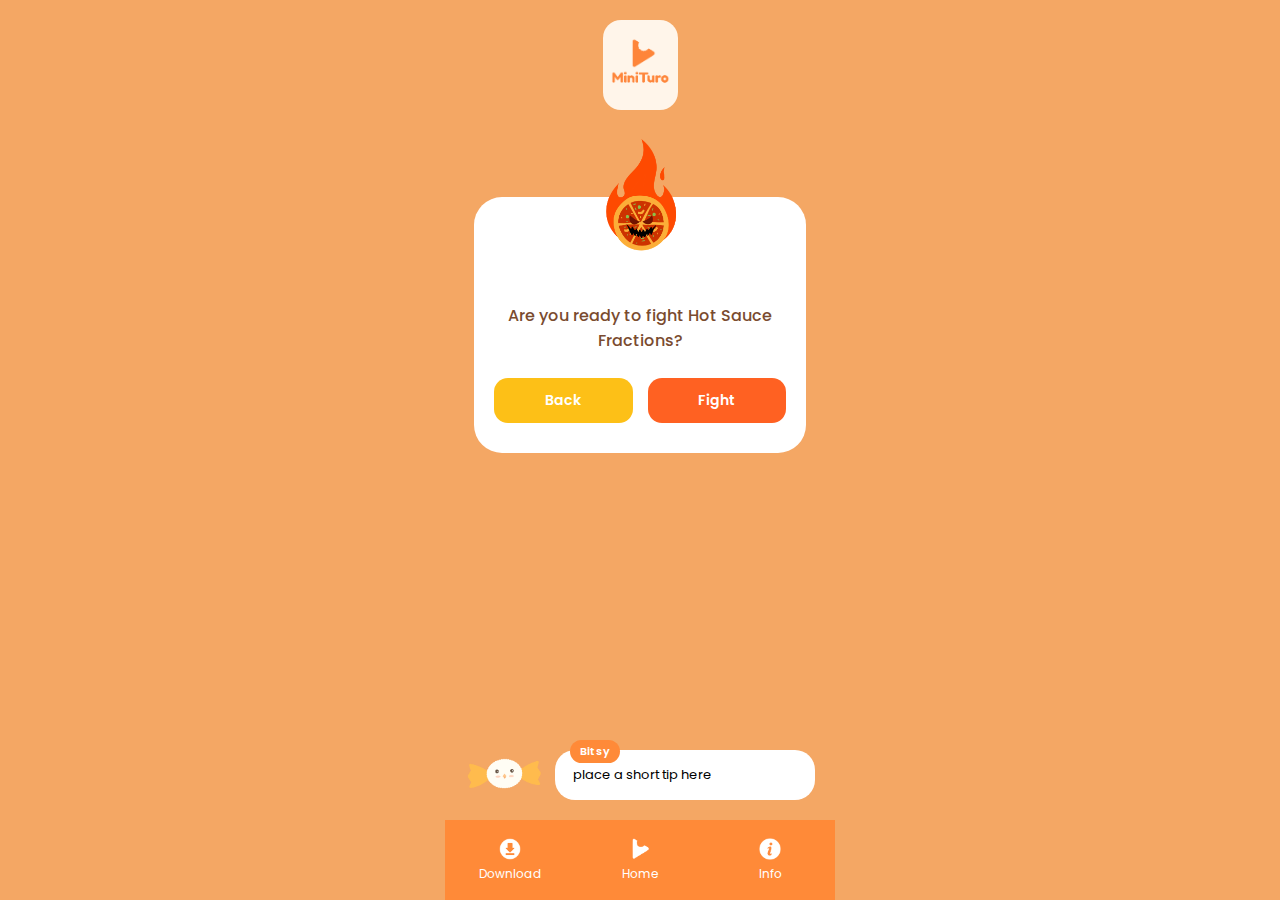
<file: game.html>
<!DOCTYPE html>
<html lang="en">
<head>
<meta charset="UTF-8">
<meta name="viewport" content="width=device-width, initial-scale=1.0">
<title>Hot Sauce Fractions</title>

<link href="https://fonts.googleapis.com/css2?family=Poppins:wght@400;600;700&display=swap" rel="stylesheet">

<style>
*{
  box-sizing: border-box;
  font-family: "Poppins", sans-serif;
}

body{
  margin:0;
  background:#f4a764;
  display:flex;
  justify-content:center;
}

/* PHONE CONTAINER */
.phone{
  width:390px;
  height:100vh;
  background:#f4a764;
  position:relative;
  display:flex;
  flex-direction:column;
  align-items:center;
}

/* LOGO */
.logo-container{
  margin-top:20px;
}

.logo{
  width:75px;
  background:#fff5ea;
  padding:8px;
  border-radius:18px;
}

/* CARD SECTION */
.card-wrapper{
  position:relative;
  margin-top:80px;
  width:100%;
  display:flex;
  justify-content:center;
}

.boss-img{
  position:absolute;
  top:-70px;
  width:140px;
}

.card{
  background:white;
  width:85%;
  border-radius:28px;
  padding:90px 20px 30px 20px;
  text-align:center;
}

.card p{
  color:#7a4b2f;
  font-weight:500;
  margin-bottom:25px;
}

/* BUTTONS */
.button-group{
  display:flex;
  gap:15px;
}

.btn{
  flex:1;
  padding:12px;
  border:none;
  border-radius:14px;
  font-weight:600;
  cursor:pointer;
  font-size:14px;
}

.back{
  background:#fdc017;
  color:white;
}

.fight{
  background:#ff6122;
  color:white;
}

.btn:active{
  transform:scale(0.95);
}

/* BITSY CHAT */
.chat-container{
  width:100%;
  display:flex;
  align-items:center;
  justify-content:center;
  gap:10px;
  margin-top:auto;
  margin-bottom:100px; /* space for footer */
  padding:0 20px;
}

.bitsy{
  width:80px;
}

.chat-bubble{
  background:white;
  padding:15px 18px;
  border-radius:20px;
  position:relative;
  font-size:13px;
  flex:1;
}

.chat-label{
  position:absolute;
  top:-10px;
  left:15px;
  background:#ff8a38;
  color:white;
  font-size:11px;
  padding:3px 10px;
  border-radius:12px;
  font-weight:600;
}

/* FOOTER */
.nav{
  position:absolute;
  bottom:0;
  width:100%;
  height:80px;
  background:#ff8a38;
  display:flex;
}

.nav-item{
  flex:1;
  text-decoration:none;
  color:white;
  display:flex;
  flex-direction:column;
  align-items:center;
  justify-content:center;
  font-size:12px;
}

.nav-item img{
  width:22px;
  margin-bottom:5px;
}

.nav-item:active{
  transform:scale(0.95);
}
</style>
</head>

<body>

<div class="phone">

  <!-- Logo -->
  <div class="logo-container">
    <img src="img/minituro.png" class="logo">
  </div>

  <!-- Boss Card -->
  <div class="card-wrapper">
    <img src="img/happysauce.png" class="boss-img">
    <div class="card">
      <p>Are you ready to fight Hot Sauce Fractions?</p>
      <div class="button-group">
        <button class="btn back" onclick="history.back()">Back</button>
        <button class="btn fight" onclick="window.location.href='boss.html'">Fight</button>
      </div>
    </div>
  </div>

  <!-- Bitsy Chat -->
  <div class="chat-container">
    <img src="img/bitsytip.png" class="bitsy">
    <div class="chat-bubble">
      <div class="chat-label">Bitsy</div>
      place a short tip here
    </div>
  </div>

  <!-- Footer -->
  <div class="nav">
    <a href="download.html" class="nav-item">
      <img src="img/download.png">
      Download
    </a>

    <a href="index.html" class="nav-item">
      <img src="img/home.png">
      Home
    </a>

    <a href="info.html" class="nav-item">
      <img src="img/info.png">
      Info
    </a>
  </div>

</div>

</body>
</html>
</file>
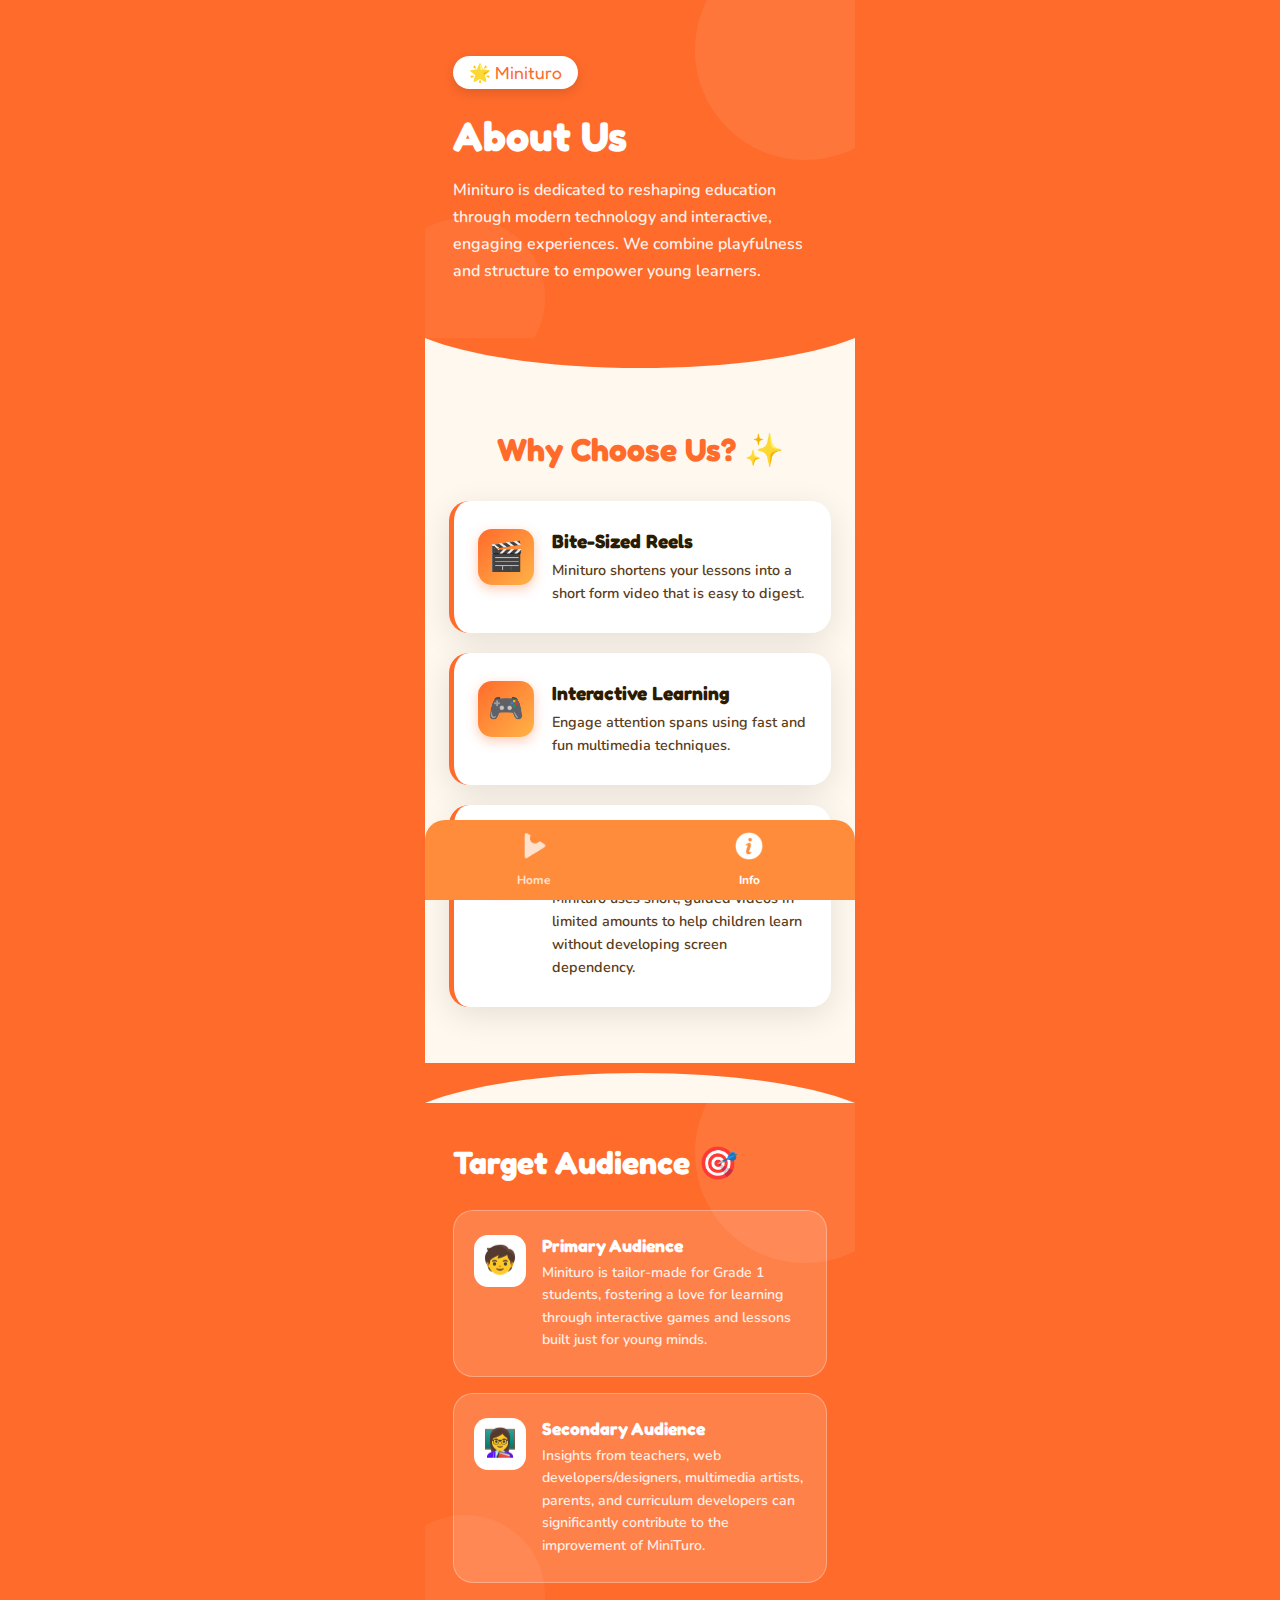
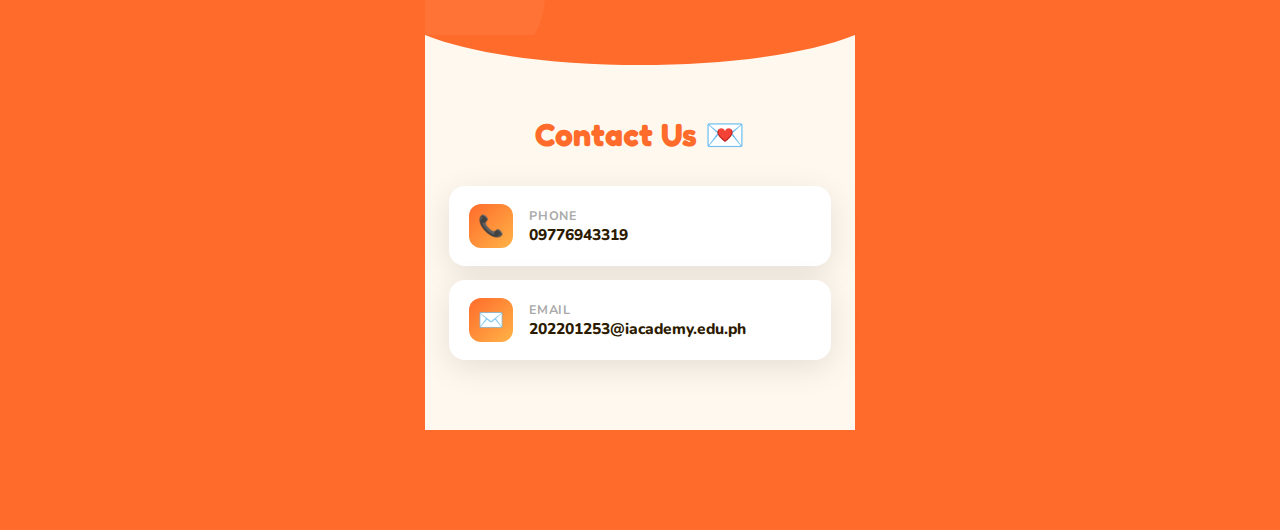
<file: info.html>
<!DOCTYPE html>
<html lang="en">
<head>
<meta charset="UTF-8">
<meta name="viewport" content="width=device-width, initial-scale=1.0, maximum-scale=1.0">
<title>About Us – Minituro</title>
<link href="https://fonts.googleapis.com/css2?family=Fredoka+One&family=Nunito:wght@400;600;700;800&display=swap" rel="stylesheet">
<style>
  :root {
    --orange: #FF6B2B;
    --cream: #FFF8EE;
    --text-dark: #2D1B00;
    --text-mid: #5C3D1A;
    --card-shadow: 0 8px 32px rgba(0,0,0,0.10);
  }

  * { margin: 0; padding: 0; box-sizing: border-box; }

  body {
    font-family: 'Nunito', sans-serif;
    color: var(--text-dark);
    background: var(--orange);
    overflow-x: hidden;
    width: 100%;
    max-width: 430px;
    margin: 0 auto;
    min-height: 100vh;
  }

  .section-orange {
    background: var(--orange);
    padding: 56px 28px 52px;
    position: relative;
    overflow: hidden;
  }

  .section-orange::before {
    content: '';
    position: absolute;
    top: -60px; right: -60px;
    width: 220px; height: 220px;
    background: rgba(255,255,255,0.08);
    border-radius: 50%;
  }

  .section-orange::after {
    content: '';
    position: absolute;
    bottom: -40px; left: -40px;
    width: 160px; height: 160px;
    background: rgba(255,255,255,0.06);
    border-radius: 50%;
  }

  .logo-badge {
    display: inline-block;
    background: white;
    color: var(--orange);
    font-family: 'Fredoka One', cursive;
    font-size: 1.1rem;
    padding: 6px 16px;
    border-radius: 100px;
    margin-bottom: 24px;
    box-shadow: 0 4px 12px rgba(0,0,0,0.12);
  }

  .section-orange h1 {
    font-family: 'Fredoka One', cursive;
    font-size: 2.6rem;
    color: white;
    line-height: 1.1;
    margin-bottom: 18px;
    position: relative;
    z-index: 1;
  }

  .section-orange p {
    font-size: 1rem;
    color: rgba(255,255,255,0.92);
    line-height: 1.7;
    font-weight: 600;
    position: relative;
    z-index: 1;
  }

  .section-cream {
    background: var(--cream);
    padding: 52px 24px 56px;
  }

  .section-cream h2 {
    font-family: 'Fredoka One', cursive;
    font-size: 2rem;
    color: var(--orange);
    margin-bottom: 32px;
    text-align: center;
  }

  .card {
    background: white;
    border-radius: 20px;
    padding: 28px 24px;
    margin-bottom: 20px;
    box-shadow: var(--card-shadow);
    display: flex;
    gap: 18px;
    align-items: flex-start;
    border-left: 5px solid var(--orange);
  }

  .card:last-child { margin-bottom: 0; }

  .card-icon {
    width: 56px;
    height: 56px;
    border-radius: 14px;
    background: linear-gradient(135deg, var(--orange), #ffb347);
    display: flex;
    align-items: center;
    justify-content: center;
    font-size: 1.8rem;
    flex-shrink: 0;
    box-shadow: 0 4px 12px rgba(255,107,43,0.35);
  }

  .card-body h3 {
    font-family: 'Fredoka One', cursive;
    font-size: 1.2rem;
    color: var(--text-dark);
    margin-bottom: 6px;
  }

  .card-body p {
    font-size: 0.9rem;
    color: var(--text-mid);
    line-height: 1.6;
    font-weight: 600;
  }

  .audience-card {
    background: rgba(255,255,255,0.15);
    border-radius: 20px;
    padding: 24px 20px;
    margin-bottom: 16px;
    display: flex;
    gap: 16px;
    align-items: flex-start;
    border: 1.5px solid rgba(255,255,255,0.3);
  }

  .audience-card:last-child { margin-bottom: 0; }

  .aud-icon {
    width: 52px;
    height: 52px;
    border-radius: 14px;
    background: white;
    display: flex;
    align-items: center;
    justify-content: center;
    font-size: 1.7rem;
    flex-shrink: 0;
  }

  .audience-card h3 {
    font-family: 'Fredoka One', cursive;
    font-size: 1.1rem;
    color: white;
    margin-bottom: 6px;
  }

  .audience-card p {
    font-size: 0.88rem;
    color: rgba(255,255,255,0.88);
    line-height: 1.6;
    font-weight: 600;
  }

  .contact-item {
    display: flex;
    align-items: center;
    gap: 16px;
    background: white;
    border-radius: 16px;
    padding: 18px 20px;
    margin-bottom: 14px;
    box-shadow: var(--card-shadow);
    text-decoration: none;
    color: var(--text-dark);
  }

  .contact-icon {
    width: 44px;
    height: 44px;
    border-radius: 12px;
    background: linear-gradient(135deg, var(--orange), #ffb347);
    display: flex;
    align-items: center;
    justify-content: center;
    font-size: 1.3rem;
    flex-shrink: 0;
  }

  .contact-label {
    font-size: 0.78rem;
    color: #aaa;
    font-weight: 700;
    text-transform: uppercase;
    letter-spacing: 0.8px;
  }

  .contact-value {
    font-size: 0.97rem;
    font-weight: 800;
    color: var(--text-dark);
  }

  .wave-divider {
    display: block;
    width: 100%;
    line-height: 0;
    overflow: hidden;
  }

  .wave-divider svg { display: block; width: 100%; }

  /* ---- FOOTER (matches Tick Tock Wizard) ---- */
  .footer {
    position: fixed;
    bottom: 0;
    left: 50%;
    transform: translateX(-50%);
    width: 100%;
    max-width: 430px;
    height: 80px;
    background: #ff8c3a;
    display: flex;
    justify-content: space-around;
    align-items: center;
    border-top-left-radius: 20px;
    border-top-right-radius: 20px;
    z-index: 100;
  }

  .footer a {
    text-decoration: none;
    color: white;
    font-size: 12px;
    display: flex;
    flex-direction: column;
    align-items: center;
    font-family: 'Nunito', sans-serif;
    font-weight: 700;
    opacity: 0.75;
  }

  .footer a.active { opacity: 1; }

  .footer .nav-icon {
    font-size: 24px;
    margin-bottom: 4px;
    line-height: 1;
  }

  .footer-spacer { height: 100px; }

  .footer img{width:28px;margin-bottom:4px;}


  @keyframes fadeUp {
    from { opacity: 0; transform: translateY(24px); }
    to   { opacity: 1; transform: translateY(0); }
  }

  .section-orange h1 { animation: fadeUp 0.6s ease both; }
  .section-orange p  { animation: fadeUp 0.6s 0.15s ease both; }
</style>
</head>
<body>

<!-- ABOUT US -->
<section class="section-orange">
  <div class="logo-badge">🌟 Minituro</div>
  <h1>About Us</h1>
  <p>Minituro is dedicated to reshaping education through modern technology and interactive, engaging experiences. We combine playfulness and structure to empower young learners.</p>
</section>

<!-- WAVE orange to cream -->
<div class="wave-divider">
  <svg viewBox="0 0 430 40" preserveAspectRatio="none" xmlns="http://www.w3.org/2000/svg">
    <path d="M0,0 C100,40 330,40 430,0 L430,40 L0,40 Z" fill="#FFF8EE"/>
  </svg>
</div>

<!-- WHY CHOOSE US -->
<section class="section-cream">
  <h2>Why Choose Us? ✨</h2>

  <div class="card">
    <div class="card-icon">🎬</div>
    <div class="card-body">
      <h3>Bite-Sized Reels</h3>
      <p>Minituro shortens your lessons into a short form video that is easy to digest.</p>
    </div>
  </div>

  <div class="card">
    <div class="card-icon">🎮</div>
    <div class="card-body">
      <h3>Interactive Learning</h3>
      <p>Engage attention spans using fast and fun multimedia techniques.</p>
    </div>
  </div>

  <div class="card">
    <div class="card-icon">🌱</div>
    <div class="card-body">
      <h3>Designed for Mindful Consumption</h3>
      <p>Minituro uses short, guided videos in limited amounts to help children learn without developing screen dependency.</p>
    </div>
  </div>
</section>

<!-- WAVE cream to orange -->
<div class="wave-divider" style="background:#FFF8EE;">
  <svg viewBox="0 0 430 40" preserveAspectRatio="none" xmlns="http://www.w3.org/2000/svg">
    <path d="M0,40 C100,0 330,0 430,40 L430,0 L0,0 Z" fill="#FF6B2B"/>
  </svg>
</div>

<!-- TARGET AUDIENCE -->
<section class="section-orange" style="padding-top:40px;">
  <h2 style="font-family:'Fredoka One',cursive;font-size:2rem;color:white;margin-bottom:28px;">Target Audience 🎯</h2>

  <div class="audience-card">
    <div class="aud-icon">🧒</div>
    <div>
      <h3>Primary Audience</h3>
      <p>Minituro is tailor-made for Grade 1 students, fostering a love for learning through interactive games and lessons built just for young minds.</p>
    </div>
  </div>

  <div class="audience-card">
    <div class="aud-icon">👩‍🏫</div>
    <div>
      <h3>Secondary Audience</h3>
      <p>Insights from teachers, web developers/designers, multimedia artists, parents, and curriculum developers can significantly contribute to the improvement of MiniTuro.</p>
    </div>
  </div>
</section>

<!-- WAVE orange to cream -->
<div class="wave-divider" style="background:#FF6B2B;">
  <svg viewBox="0 0 430 40" preserveAspectRatio="none" xmlns="http://www.w3.org/2000/svg">
    <path d="M0,0 C100,40 330,40 430,0 L430,40 L0,40 Z" fill="#FFF8EE"/>
  </svg>
</div>

<!-- CONTACT -->
<section class="section-cream" style="padding-top:40px;">
  <h2>Contact Us 💌</h2>

  <a href="tel:09776943319" class="contact-item">
    <div class="contact-icon">📞</div>
    <div>
      <div class="contact-label">Phone</div>
      <div class="contact-value">09776943319</div>
    </div>
  </a>

  <a href="mailto:202201253@iacademy.edu.ph" class="contact-item">
    <div class="contact-icon">✉️</div>
    <div>
      <div class="contact-label">Email</div>
      <div class="contact-value">202201253@iacademy.edu.ph</div>
    </div>
  </a>
</section>

<!-- Spacer so content clears fixed footer -->
<div class="footer-spacer"></div>

<!-- FOOTER -->
<div class="footer">
  
  <a href="home.html">
    <div class="nav-icon"><img src="img/home.png"></div>
    Home
  </a>
  <a href="info.html" class="active">
    <div class="nav-icon"><img src="img/info.png"></div>
    Info
  </a>
</div>

</body>
</html>
</file>
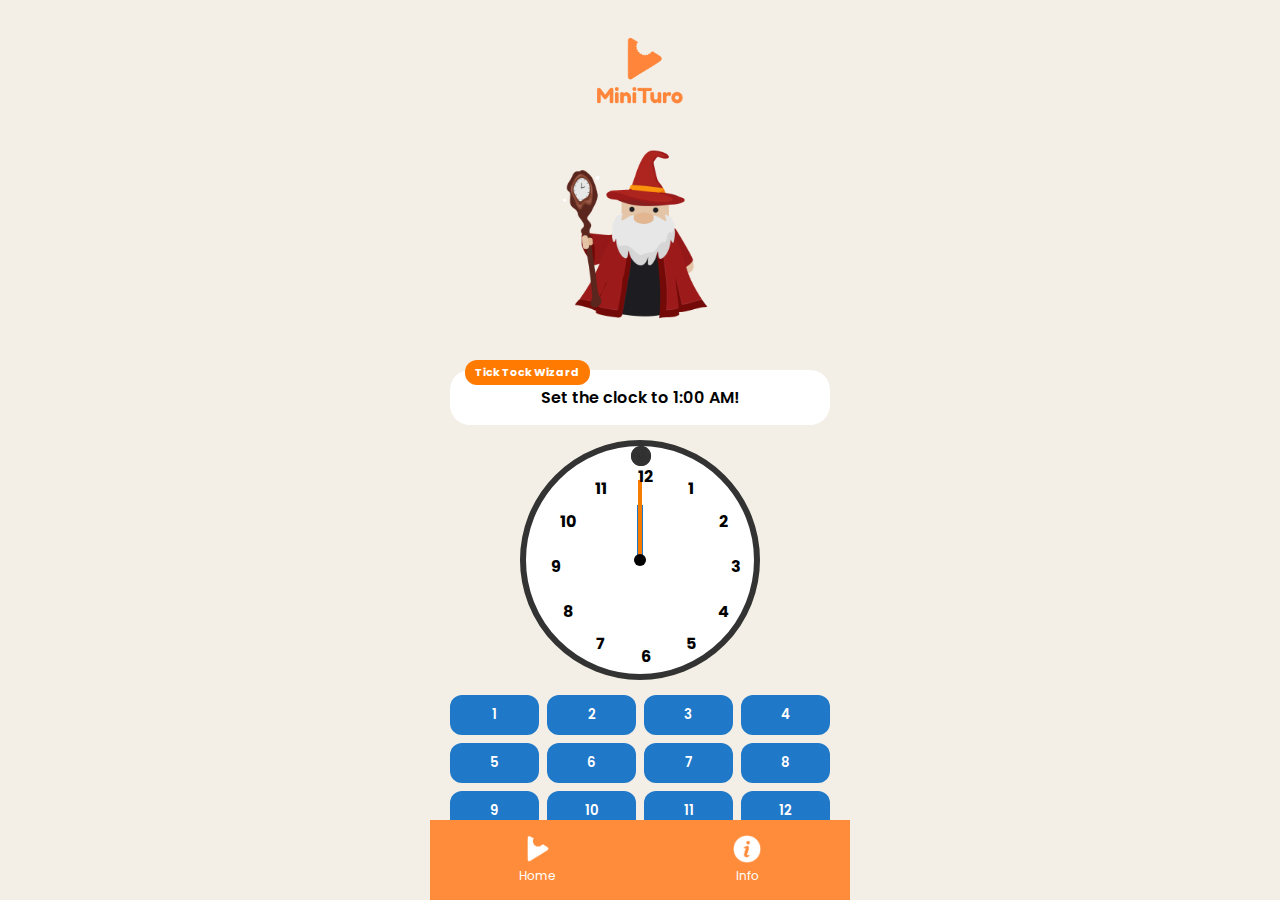
<file: ticktockwizard.html>
<!DOCTYPE html>
<html lang="en">
<head>
<meta charset="UTF-8">
<meta name="viewport" content="width=device-width, initial-scale=1.0">
<title>Tick Tock Wizard</title>
<link href="https://fonts.googleapis.com/css2?family=Poppins:wght@400;600;700&display=swap" rel="stylesheet">

<style>
*{box-sizing:border-box;font-family:'Poppins',sans-serif;}

body{
  margin:0;
  background:#f4efe6;
  display:flex;
  justify-content:center;
}

.mobile-wrapper{
  width:100%;
  max-width:420px;
  height:100vh;
  display:flex;
  flex-direction:column;
  position:relative;
  background:#f4efe6;
}

.content{
  flex:1;
  overflow-y:auto;
  padding:20px;
  text-align:center;
  padding-bottom:100px;
}

.logo{width:90px;margin:0 auto 5px;display:block;}
.character{width:200px;margin-bottom:10px;}

.question{
  background:white;
  padding:15px;
  border-radius:20px;
  margin:15px 0;
  font-weight:600;
  position:relative;
}

.chat-label{
  position:absolute;
  top:-10px;
  left:15px;
  background:#ff7a00;
  color:white;
  padding:4px 10px;
  border-radius:12px;
  font-size:11px;
  font-weight:700;
}

.clock{
  width:240px;
  height:240px;
  border:6px solid #333;
  border-radius:50%;
  margin:15px auto;
  position:relative;
  background:white;
}

.number{
  position:absolute;
  font-weight:700;
  transform:translate(-50%,-50%);
}

.tick{
  position:absolute;
  width:2px;
  height:10px;
  background:#333;
  top:0;
  left:50%;
  transform-origin:bottom;
}

.hand{
  position:absolute;
  bottom:50%;
  left:50%;
  transform-origin:bottom;
  transform:translateX(-50%) rotate(0deg);
}

.hour{width:6px;height:55px;background:#1f78c8;}
.minute{width:4px;height:80px;background:#f57c00;}

.center-dot{
  width:12px;height:12px;background:black;
  border-radius:50%;
  position:absolute;top:50%;left:50%;
  transform:translate(-50%,-50%);
}

.time-buttons{
  display:grid;
  grid-template-columns:repeat(4,1fr);
  gap:8px;
  margin-top:10px;
}

button{
  padding:10px;
  border:none;
  border-radius:12px;
  background:#1f78c8;
  color:white;
  font-weight:600;
  cursor:pointer;
  transition:0.2s;
}

.selected{
  filter:brightness(0.65);
  transform:scale(0.96);
}

button:active{filter:brightness(0.7);}

.minute-btn{background:#0f479a;}
.submit-btn{background:#ec8633;}

@keyframes shake{
  0%{transform:translateX(0);}
  25%{transform:translateX(-5px);}
  50%{transform:translateX(5px);}
  75%{transform:translateX(-5px);}
  100%{transform:translateX(0);}
}

.lives{margin-top:15px;font-size:22px;}
.heart{display:inline-block;}
.shake-heart{animation:shake 0.4s;}

.footer{
  position:absolute;
  bottom:0;
  width:100%;
  height:80px;
  background:#ff8c3a;
  display:flex;
  justify-content:space-around;
  align-items:center;
  border-top-left-radius:0px;
  border-top-right-radius:0px;
}

.footer a{
  text-decoration:none;
  color:white;
  font-size:12px;
  display:flex;
  flex-direction:column;
  align-items:center;
}

.footer img{width:28px;margin-bottom:4px;}

.popup-overlay{
  position:fixed;
  top:0;left:0;
  width:100%;height:100%;
  background:rgba(0,0,0,0.5);
  display:flex;
  justify-content:center;
  align-items:center;
  opacity:0;
  pointer-events:none;
  transition:0.3s;
  z-index:999;
}

.popup-overlay.active{
  opacity:1;
  pointer-events:auto;
}

.popup-box{
  background:white;
  padding:25px;
  border-radius:20px;
  text-align:center;
  width:80%;
  max-width:320px;
}

.popup-btn{
  margin-top:10px;
  width:100%;
  background:#ff7a00;
}
</style>
</head>

<body>
<div class="mobile-wrapper">
<div class="content">

<img src="img/minituro.png" class="logo">
<img id="wizard" class="character" src="img/ticktockwizard.gif">

<div class="question">
  <div class="chat-label">Tick Tock Wizard</div>
  <div id="dialogueText"></div>
</div>

<div id="gameArea"></div>

<div class="lives" id="lives"></div>
(lives left)

</div>

<div class="footer">
  <a href="home.html"><img src="img/home.png">Home</a>
  <a href="info.html"><img src="img/info.png">Info</a>
</div>
</div>

<div id="popup" class="popup-overlay">
  <div class="popup-box">
    <h3 id="popupText"></h3>
    <div id="popupButtons"></div>
  </div>
</div>

<script>

const dialogueText = document.getElementById("dialogueText");
const gameArea = document.getElementById("gameArea");
const popup = document.getElementById("popup");
const popupText = document.getElementById("popupText");
const popupButtons = document.getElementById("popupButtons");

let lives = 7;
let current = 0;

// FIX 1: null instead of 0 so minute "0" button works correctly
let selectedHour = null;
let selectedMinute = null;
let selectedPeriod = "";

let hourChanged = false;
let minuteChanged = false;
let periodChanged = false; 


const timeQuestions = [
  {hour:1, minute:0, period:"AM"},
  {hour:3, minute:30, period:"PM"},
  {hour:6, minute:15, period:"PM"},
  {hour:9, minute:45, period:"AM"},
  {hour:11, minute:30, period:"PM"},
  {hour:8, minute:30, period:"PM"},
  {hour:3, minute:0, period:"AM"}
];

function renderLives(){
  let html="";
  for(let i=0;i<lives;i++){
    html += "<span class='heart'>❤️</span>";
  }
  document.getElementById("lives").innerHTML = html;
}
renderLives();

function createClockNumbers(){
  let clock = document.querySelector(".clock");

  for(let i=1;i<=12;i++){
    let angle = i*30;
    let x = 120 + 90*Math.sin(angle*Math.PI/180);
    let y = 120 - 90*Math.cos(angle*Math.PI/180);

    let num = document.createElement("div");
    num.className = "number";
    num.style.left = x+"px";
    num.style.top = y+"px";
    num.innerText = i;
    clock.appendChild(num);
  }

  for(let i=0;i<60;i++){
    let tick = document.createElement("div");
    tick.className = "tick";
    tick.style.transform = `rotate(${i*6}deg)`;
    clock.appendChild(tick);
  }
}

function loadQuestion(){

  // FIX 1: reset to null
  selectedHour = 12;
  selectedMinute = 0;
  selectedPeriod = "AM";
  hourChanged = false;
  minuteChanged = false;
  periodChanged = false;

  let q = timeQuestions[current];

  dialogueText.innerText =
    `Set the clock to ${q.hour}:${q.minute.toString().padStart(2,'0')} ${q.period}!`;

  gameArea.innerHTML = `
  <div class="clock">
    <div class="hand hour" id="hourHand"></div>
    <div class="hand minute" id="minuteHand"></div>
    <div class="center-dot"></div>
  </div>

  <!-- FIX 2: each group has its own ID so clearSelected never touches the wrong group -->
  <div class="time-buttons" id="hourBtns">
    ${[1,2,3,4,5,6,7,8,9,10,11,12]
      .map(n=>`<button onclick="setHour(${n},this)">${n}</button>`).join("")}
  </div>

  <div class="time-buttons" id="minuteBtns">
    ${[0,15,30,45]
      .map(n=>`<button class="minute-btn" onclick="setMinute(${n},this)">${n}</button>`).join("")}
  </div>

  <div class="time-buttons" id="periodBtns">
    <button onclick="setPeriod('AM',this)">AM</button>
    <button onclick="setPeriod('PM',this)">PM</button>
  </div>

  <div style="margin-top:20px;">
    <button class="submit-btn" onclick="submitTime()">Cast Spell ✨</button>
  </div>
  `;

  createClockNumbers();
}

function setHour(h, btn){
  if(hourChanged && selectedHour === h){
    selectedHour = null;
    btn.classList.remove("selected");
    document.getElementById("hourHand").style.transform = `translateX(-50%) rotate(0deg)`;
    return;
  }

  hourChanged = true;

  selectedHour = h;
  // FIX 2: use #hourBtns instead of :first-of-type
  document.querySelectorAll("#hourBtns button")
    .forEach(b => b.classList.remove("selected"));
  btn.classList.add("selected");
  document.getElementById("hourHand").style.transform = `translateX(-50%) rotate(${h*30}deg)`;
}

function setMinute(m, btn){
  if(minuteChanged && selectedMinute === m){
    selectedMinute = null;
    btn.classList.remove("selected");
    document.getElementById("minuteHand").style.transform = `translateX(-50%) rotate(0deg)`;
    return;
  }

  minuteChanged = true;

  selectedMinute = m;
  // FIX 2: use #minuteBtns instead of .minute-btn (which would also grab other pages if reused)
  document.querySelectorAll("#minuteBtns button")
    .forEach(b => b.classList.remove("selected"));
  btn.classList.add("selected");
  document.getElementById("minuteHand").style.transform = `translateX(-50%) rotate(${m*6}deg)`;
}

function setPeriod(p, btn){
  if(periodChanged && selectedPeriod === p){
    selectedPeriod = "";
    btn.classList.remove("selected");
    return;
  }

  periodChanged = true;

  selectedPeriod = p;
  // FIX 2: use #periodBtns instead of nth-of-type(3)
  document.querySelectorAll("#periodBtns button")
    .forEach(b => b.classList.remove("selected"));
  btn.classList.add("selected");
}

function submitTime(){
  let q = timeQuestions[current];

  if(selectedHour === q.hour &&
     selectedMinute === q.minute &&
     selectedPeriod === q.period){

    current++;

    if(current >= timeQuestions.length){
      showWin();
    }else{
      loadQuestion();
    }

  }else{
    loseLife();
  }
}

function loseLife(){
  lives--;
  renderLives();

  document.querySelectorAll(".heart").forEach(h=>{
    h.classList.add("shake-heart");
    setTimeout(()=>h.classList.remove("shake-heart"),400);
  });

  if(lives <= 0){
    showGameOver();
  }
}

function showGameOver(){
  popupText.innerText = "😵‍💫 GAME OVER!";
  popupButtons.innerHTML = `
    <button class="popup-btn" onclick="location.reload()">Restart 🔄</button>
  `;
  popup.classList.add("active");
}

function showWin(){
  popupText.innerText = "🎉 Boss Defeated! ⏰✨";
  popupButtons.innerHTML = `
    <button class="popup-btn" onclick="location.href='home.html'">Back Home 🏠</button>
  `;
  popup.classList.add("active");
}

loadQuestion();

</script>
</body>
</html>
</file>
